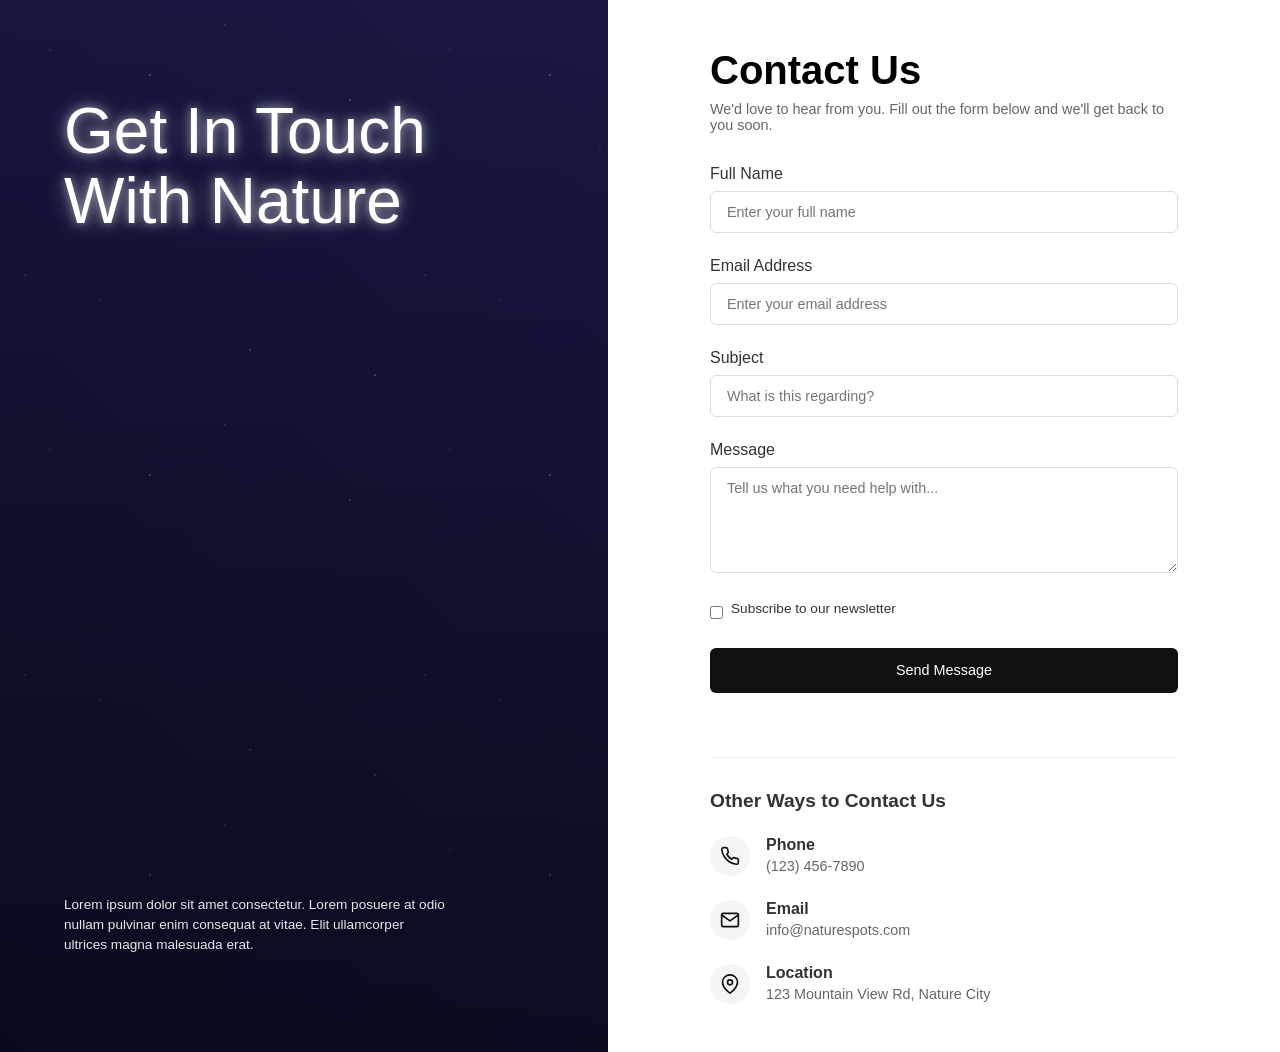
<file: Assigment 2/contact-us/index.html>
<!DOCTYPE html>
<html lang="en">
<head>
    <meta charset="UTF-8">
    <meta name="viewport" content="width=device-width, initial-scale=1.0">
    <title>Nature Spots - Contact Us</title>
    <link rel="stylesheet" href="./style.css">
</head>
<body>
    <div class="container">
        <!-- Left side - Space themed hero section -->
        <div class="image-container">
            <div class="starfield"></div>
            <div class="overlay-text">
                <h1>Get In Touch<br>With Nature</h1>
                <p class="footer-text">Lorem ipsum dolor sit amet consectetur. Lorem posuere at odio nullam pulvinar enim consequat at vitae. Elit ullamcorper ultrices magna malesuada erat.</p>
            </div>
        </div>

        <!-- Right side - Contact form -->
        <div class="form-container">
            <div class="contact-form">
                <h2>Contact Us</h2>
                <p class="subtitle">We'd love to hear from you. Fill out the form below and we'll get back to you soon.</p>

                <form id="contactForm">
                    <div class="form-group">
                        <label for="name">Full Name</label>
                        <input type="text" id="name" placeholder="Enter your full name" required>
                    </div>

                    <div class="form-group">
                        <label for="email">Email Address</label>
                        <input type="email" id="email" placeholder="Enter your email address" required>
                    </div>

                    <div class="form-group">
                        <label for="subject">Subject</label>
                        <input type="text" id="subject" placeholder="What is this regarding?">
                    </div>

                    <div class="form-group">
                        <label for="message">Message</label>
                        <textarea id="message" rows="5" placeholder="Tell us what you need help with..." required></textarea>
                    </div>

                    <div class="form-options">
                        <div class="newsletter">
                            <input type="checkbox" id="subscribe">
                            <label for="subscribe">Subscribe to our newsletter</label>
                        </div>
                    </div>

                    <button type="submit" class="submit-btn">Send Message</button>

                    <div class="contact-info">
                        <h3>Other Ways to Contact Us</h3>
                        <div class="contact-methods">
                            <div class="contact-method">
                                <div class="icon">
                                    <svg xmlns="http://www.w3.org/2000/svg" width="20" height="20" viewBox="0 0 24 24" fill="none" stroke="currentColor" stroke-width="2" stroke-linecap="round" stroke-linejoin="round">
                                        <path d="M22 16.92v3a2 2 0 0 1-2.18 2 19.79 19.79 0 0 1-8.63-3.07 19.5 19.5 0 0 1-6-6 19.79 19.79 0 0 1-3.07-8.67A2 2 0 0 1 4.11 2h3a2 2 0 0 1 2 1.72 12.84 12.84 0 0 0 .7 2.81 2 2 0 0 1-.45 2.11L8.09 9.91a16 16 0 0 0 6 6l1.27-1.27a2 2 0 0 1 2.11-.45 12.84 12.84 0 0 0 2.81.7A2 2 0 0 1 22 16.92z"></path>
                                    </svg>
                                </div>
                                <div class="contact-details">
                                    <h4>Phone</h4>
                                    <p>(123) 456-7890</p>
                                </div>
                            </div>
                            <div class="contact-method">
                                <div class="icon">
                                    <svg xmlns="http://www.w3.org/2000/svg" width="20" height="20" viewBox="0 0 24 24" fill="none" stroke="currentColor" stroke-width="2" stroke-linecap="round" stroke-linejoin="round">
                                        <path d="M4 4h16c1.1 0 2 .9 2 2v12c0 1.1-.9 2-2 2H4c-1.1 0-2-.9-2-2V6c0-1.1.9-2 2-2z"></path>
                                        <polyline points="22,6 12,13 2,6"></polyline>
                                    </svg>
                                </div>
                                <div class="contact-details">
                                    <h4>Email</h4>
                                    <p>info@naturespots.com</p>
                                </div>
                            </div>
                            <div class="contact-method">
                                <div class="icon">
                                    <svg xmlns="http://www.w3.org/2000/svg" width="20" height="20" viewBox="0 0 24 24" fill="none" stroke="currentColor" stroke-width="2" stroke-linecap="round" stroke-linejoin="round">
                                        <path d="M21 10c0 7-9 13-9 13s-9-6-9-13a9 9 0 0 1 18 0z"></path>
                                        <circle cx="12" cy="10" r="3"></circle>
                                    </svg>
                                </div>
                                <div class="contact-details">
                                    <h4>Location</h4>
                                    <p>123 Mountain View Rd, Nature City</p>
                                </div>
                            </div>
                        </div>
                    </div>
                </form>
            </div>
        </div>
    </div>

    <script src="./script.js"></script>
</body>
</html>
</file>
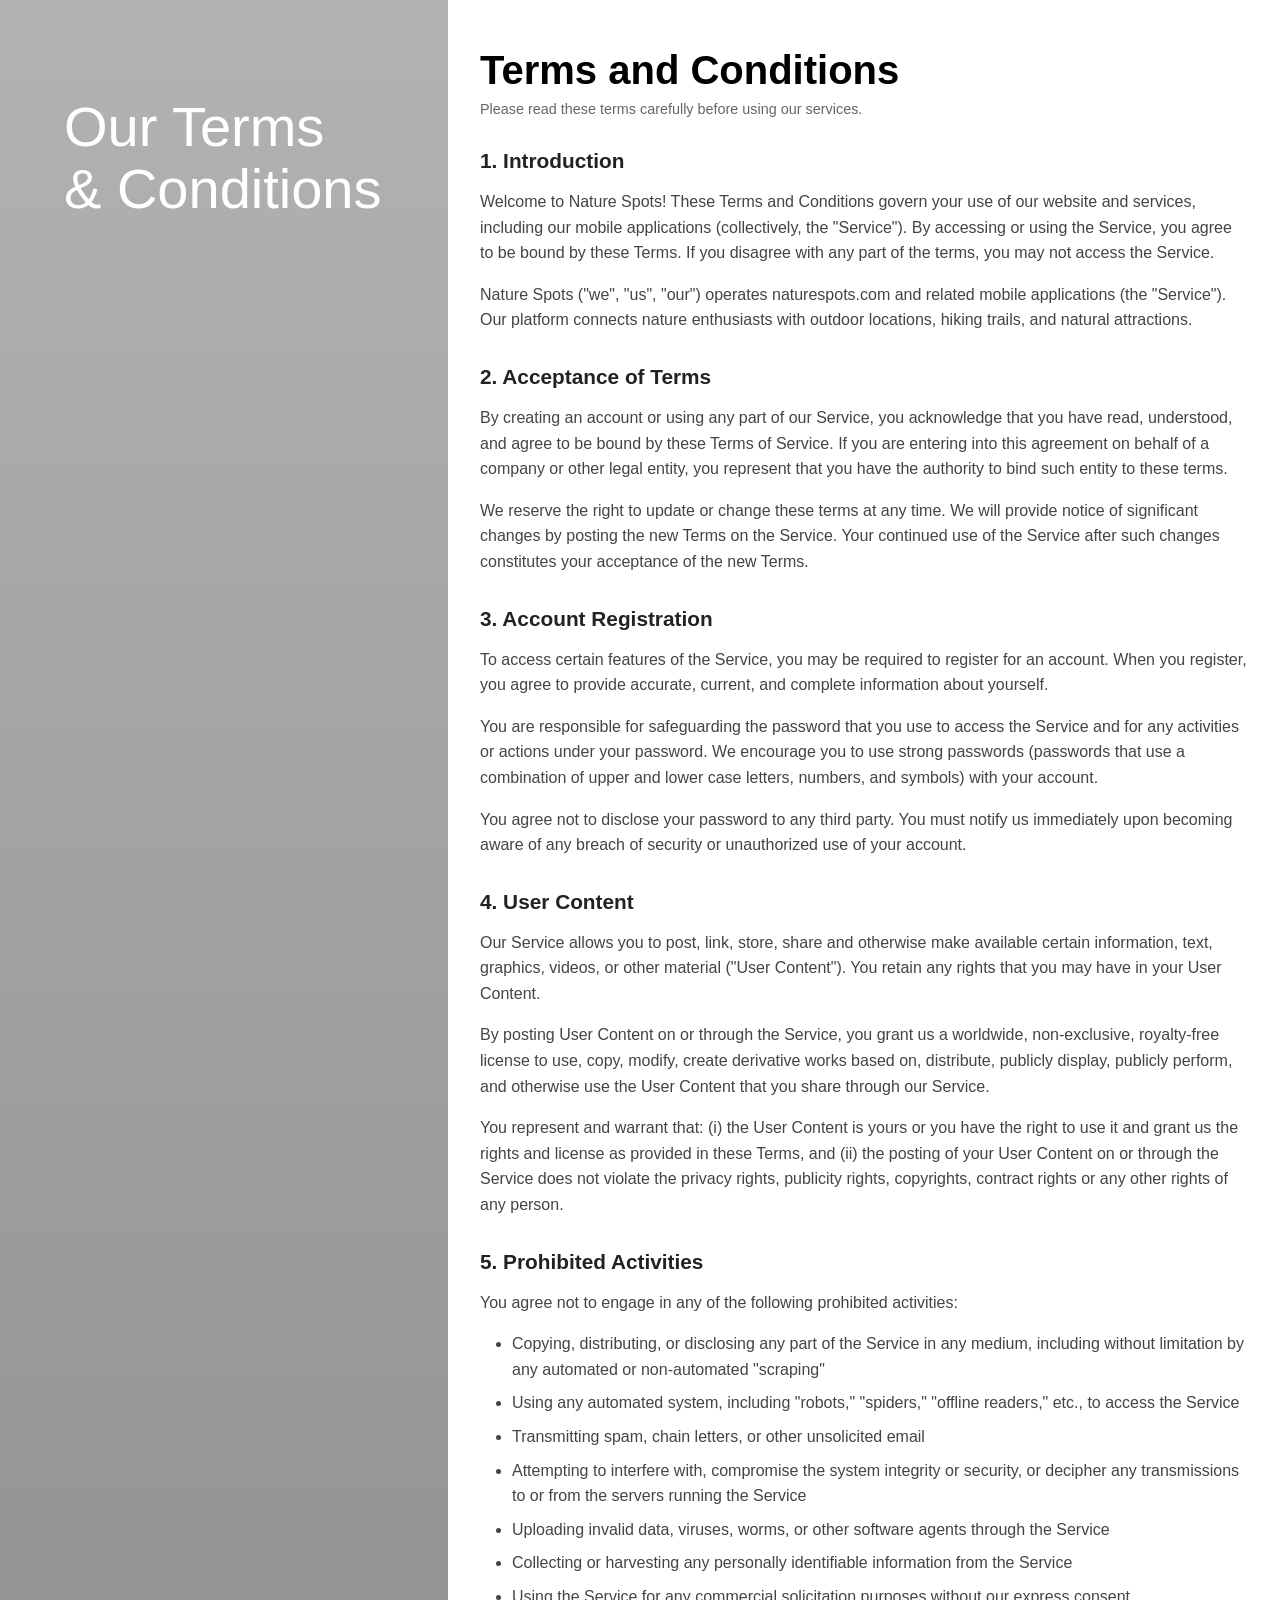
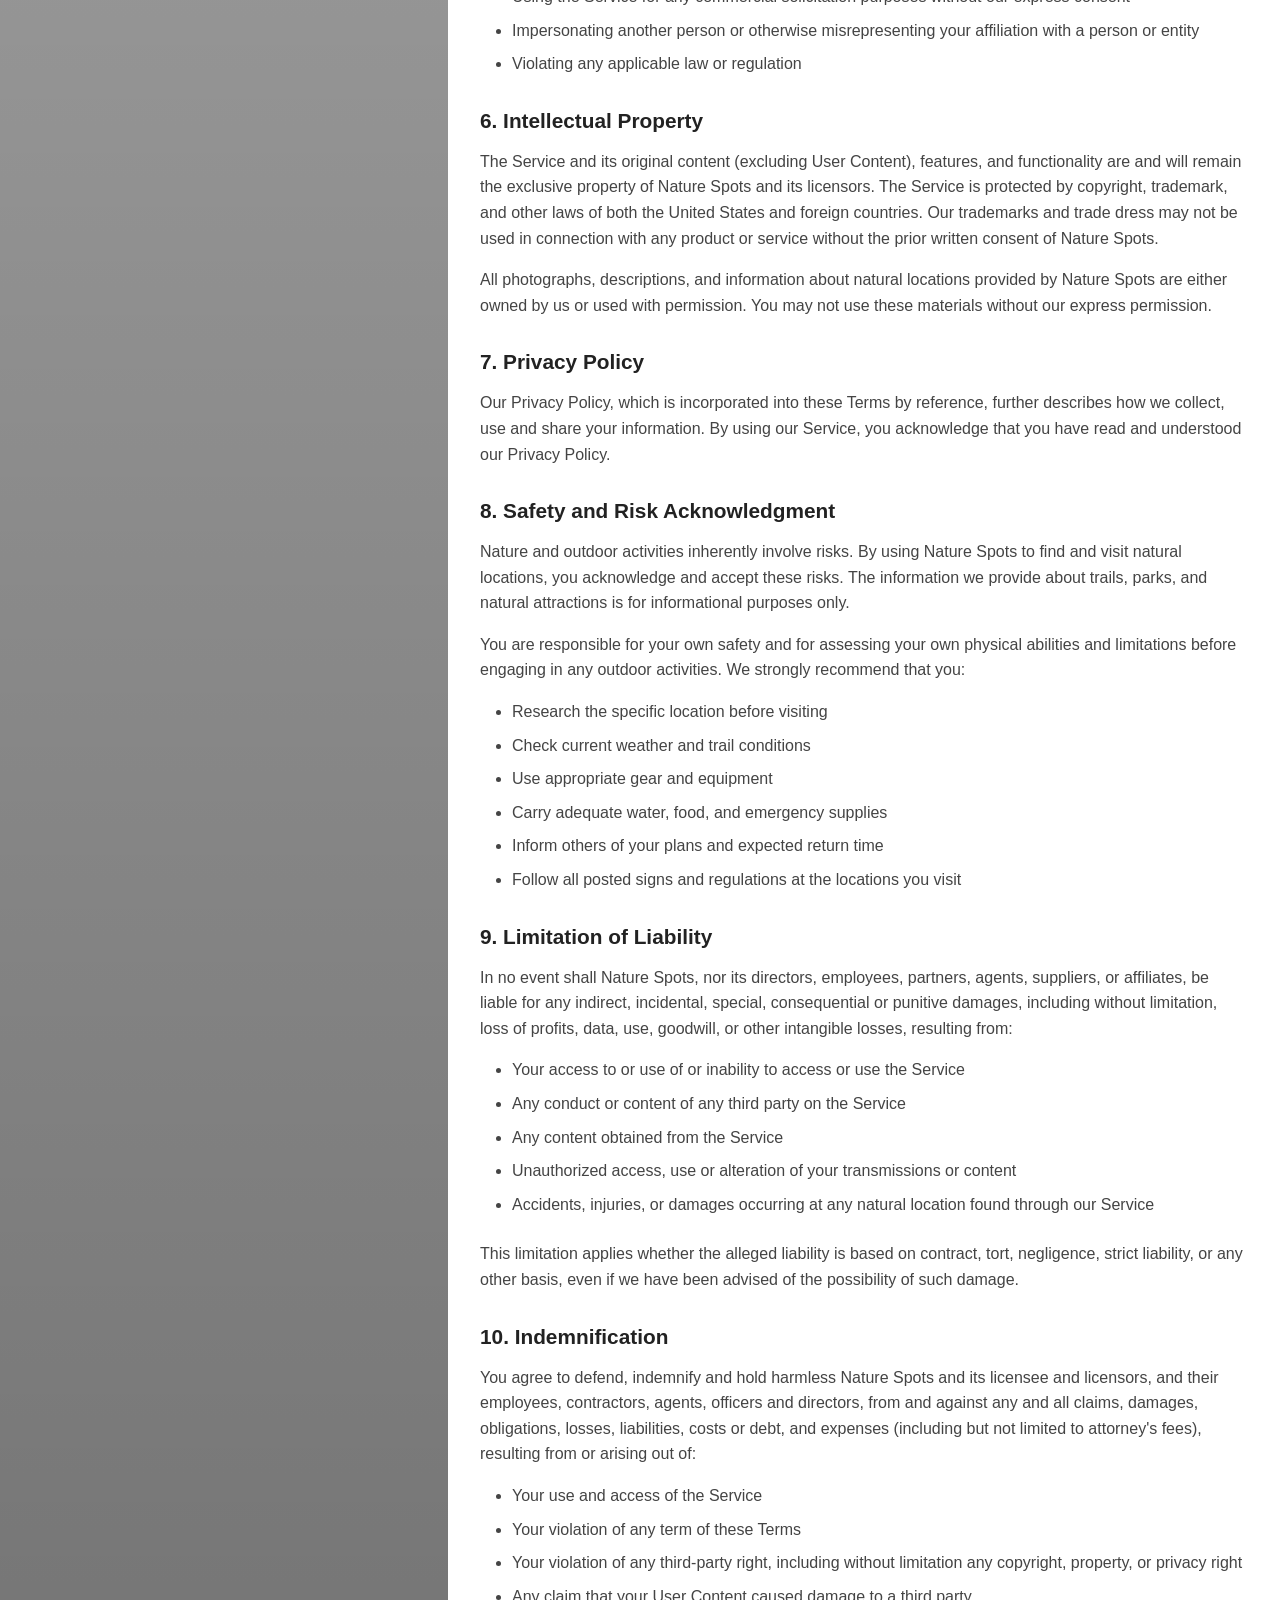
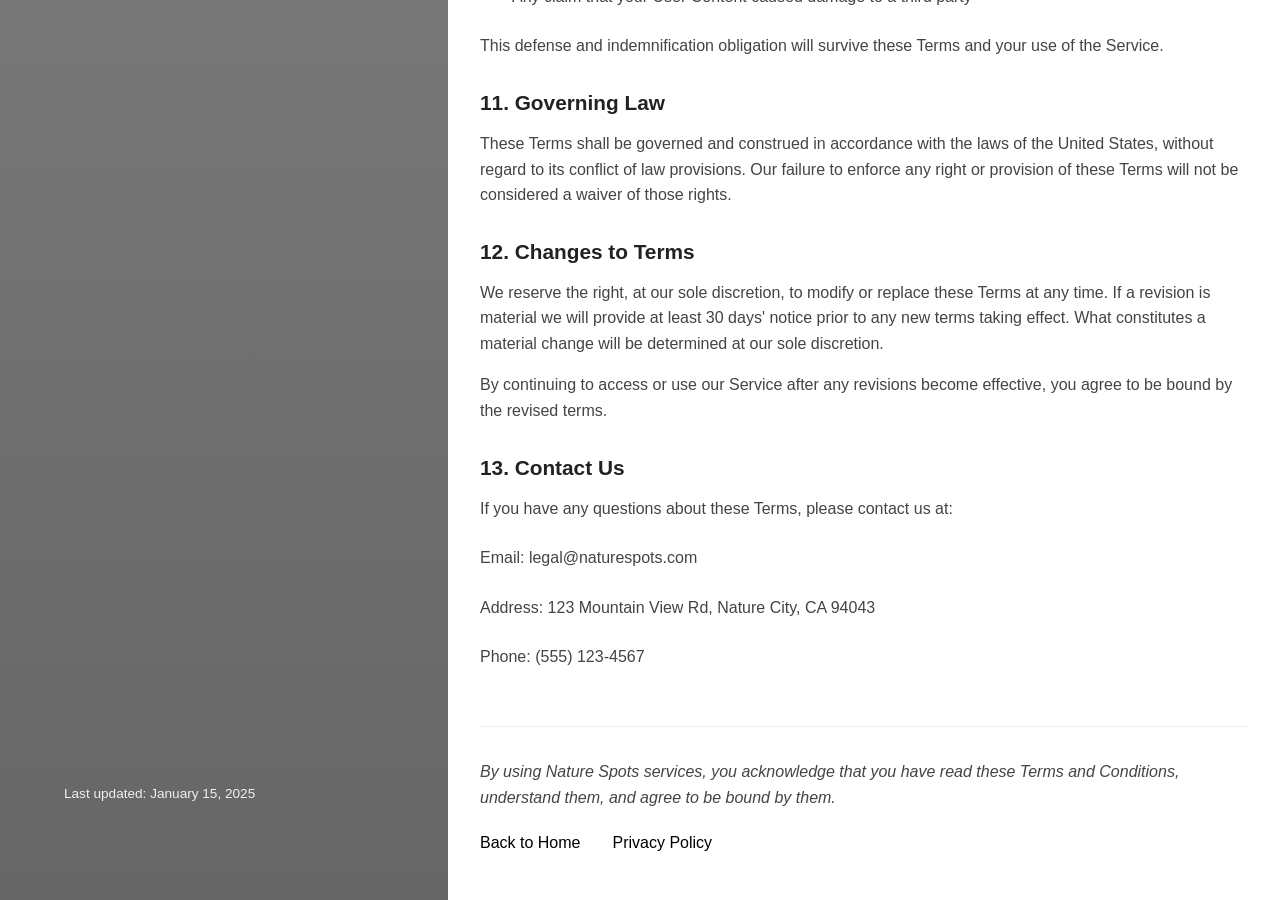
<file: Assigment 2/terms and condition/index.html>
<!DOCTYPE html>
<html lang="en">
<head>
    <meta charset="UTF-8">
    <meta name="viewport" content="width=device-width, initial-scale=1.0">
    <title>Nature Spots - Terms and Conditions</title>
    <link rel="stylesheet" href="./style.css">
</head>
<body>
    <div class="container">
        <!-- Left side - Nature image with overlay text -->
        <div class="image-container">
            <div class="overlay-text">
                <h1>Our Terms<br>& Conditions</h1>
                <p class="footer-text">Last updated: January 15, 2025</p>
            </div>
        </div>

        <!-- Right side - Terms content -->
        <div class="content-container">
            <div class="terms-content">
                <h2>Terms and Conditions</h2>
                <p class="subtitle">Please read these terms carefully before using our services.</p>

                <div class="terms-sections">
                    <section class="terms-section">
                        <h3>1. Introduction</h3>
                        <p>Welcome to Nature Spots! These Terms and Conditions govern your use of our website and services, including our mobile applications (collectively, the "Service"). By accessing or using the Service, you agree to be bound by these Terms. If you disagree with any part of the terms, you may not access the Service.</p>
                        <p>Nature Spots ("we", "us", "our") operates naturespots.com and related mobile applications (the "Service"). Our platform connects nature enthusiasts with outdoor locations, hiking trails, and natural attractions.</p>
                    </section>

                    <section class="terms-section">
                        <h3>2. Acceptance of Terms</h3>
                        <p>By creating an account or using any part of our Service, you acknowledge that you have read, understood, and agree to be bound by these Terms of Service. If you are entering into this agreement on behalf of a company or other legal entity, you represent that you have the authority to bind such entity to these terms.</p>
                        <p>We reserve the right to update or change these terms at any time. We will provide notice of significant changes by posting the new Terms on the Service. Your continued use of the Service after such changes constitutes your acceptance of the new Terms.</p>
                    </section>

                    <section class="terms-section">
                        <h3>3. Account Registration</h3>
                        <p>To access certain features of the Service, you may be required to register for an account. When you register, you agree to provide accurate, current, and complete information about yourself.</p>
                        <p>You are responsible for safeguarding the password that you use to access the Service and for any activities or actions under your password. We encourage you to use strong passwords (passwords that use a combination of upper and lower case letters, numbers, and symbols) with your account.</p>
                        <p>You agree not to disclose your password to any third party. You must notify us immediately upon becoming aware of any breach of security or unauthorized use of your account.</p>
                    </section>

                    <section class="terms-section">
                        <h3>4. User Content</h3>
                        <p>Our Service allows you to post, link, store, share and otherwise make available certain information, text, graphics, videos, or other material ("User Content"). You retain any rights that you may have in your User Content.</p>
                        <p>By posting User Content on or through the Service, you grant us a worldwide, non-exclusive, royalty-free license to use, copy, modify, create derivative works based on, distribute, publicly display, publicly perform, and otherwise use the User Content that you share through our Service.</p>
                        <p>You represent and warrant that: (i) the User Content is yours or you have the right to use it and grant us the rights and license as provided in these Terms, and (ii) the posting of your User Content on or through the Service does not violate the privacy rights, publicity rights, copyrights, contract rights or any other rights of any person.</p>
                    </section>

                    <section class="terms-section">
                        <h3>5. Prohibited Activities</h3>
                        <p>You agree not to engage in any of the following prohibited activities:</p>
                        <ul>
                            <li>Copying, distributing, or disclosing any part of the Service in any medium, including without limitation by any automated or non-automated "scraping"</li>
                            <li>Using any automated system, including "robots," "spiders," "offline readers," etc., to access the Service</li>
                            <li>Transmitting spam, chain letters, or other unsolicited email</li>
                            <li>Attempting to interfere with, compromise the system integrity or security, or decipher any transmissions to or from the servers running the Service</li>
                            <li>Uploading invalid data, viruses, worms, or other software agents through the Service</li>
                            <li>Collecting or harvesting any personally identifiable information from the Service</li>
                            <li>Using the Service for any commercial solicitation purposes without our express consent</li>
                            <li>Impersonating another person or otherwise misrepresenting your affiliation with a person or entity</li>
                            <li>Violating any applicable law or regulation</li>
                        </ul>
                    </section>

                    <section class="terms-section">
                        <h3>6. Intellectual Property</h3>
                        <p>The Service and its original content (excluding User Content), features, and functionality are and will remain the exclusive property of Nature Spots and its licensors. The Service is protected by copyright, trademark, and other laws of both the United States and foreign countries. Our trademarks and trade dress may not be used in connection with any product or service without the prior written consent of Nature Spots.</p>
                        <p>All photographs, descriptions, and information about natural locations provided by Nature Spots are either owned by us or used with permission. You may not use these materials without our express permission.</p>
                    </section>

                    <section class="terms-section">
                        <h3>7. Privacy Policy</h3>
                        <p>Our Privacy Policy, which is incorporated into these Terms by reference, further describes how we collect, use and share your information. By using our Service, you acknowledge that you have read and understood our Privacy Policy.</p>
                    </section>

                    <section class="terms-section">
                        <h3>8. Safety and Risk Acknowledgment</h3>
                        <p>Nature and outdoor activities inherently involve risks. By using Nature Spots to find and visit natural locations, you acknowledge and accept these risks. The information we provide about trails, parks, and natural attractions is for informational purposes only.</p>
                        <p>You are responsible for your own safety and for assessing your own physical abilities and limitations before engaging in any outdoor activities. We strongly recommend that you:</p>
                        <ul>
                            <li>Research the specific location before visiting</li>
                            <li>Check current weather and trail conditions</li>
                            <li>Use appropriate gear and equipment</li>
                            <li>Carry adequate water, food, and emergency supplies</li>
                            <li>Inform others of your plans and expected return time</li>
                            <li>Follow all posted signs and regulations at the locations you visit</li>
                        </ul>
                    </section>

                    <section class="terms-section">
                        <h3>9. Limitation of Liability</h3>
                        <p>In no event shall Nature Spots, nor its directors, employees, partners, agents, suppliers, or affiliates, be liable for any indirect, incidental, special, consequential or punitive damages, including without limitation, loss of profits, data, use, goodwill, or other intangible losses, resulting from:</p>
                        <ul>
                            <li>Your access to or use of or inability to access or use the Service</li>
                            <li>Any conduct or content of any third party on the Service</li>
                            <li>Any content obtained from the Service</li>
                            <li>Unauthorized access, use or alteration of your transmissions or content</li>
                            <li>Accidents, injuries, or damages occurring at any natural location found through our Service</li>
                        </ul>
                        <p>This limitation applies whether the alleged liability is based on contract, tort, negligence, strict liability, or any other basis, even if we have been advised of the possibility of such damage.</p>
                    </section>

                    <section class="terms-section">
                        <h3>10. Indemnification</h3>
                        <p>You agree to defend, indemnify and hold harmless Nature Spots and its licensee and licensors, and their employees, contractors, agents, officers and directors, from and against any and all claims, damages, obligations, losses, liabilities, costs or debt, and expenses (including but not limited to attorney's fees), resulting from or arising out of:</p>
                        <ul>
                            <li>Your use and access of the Service</li>
                            <li>Your violation of any term of these Terms</li>
                            <li>Your violation of any third-party right, including without limitation any copyright, property, or privacy right</li>
                            <li>Any claim that your User Content caused damage to a third party</li>
                        </ul>
                        <p>This defense and indemnification obligation will survive these Terms and your use of the Service.</p>
                    </section>

                    <section class="terms-section">
                        <h3>11. Governing Law</h3>
                        <p>These Terms shall be governed and construed in accordance with the laws of the United States, without regard to its conflict of law provisions. Our failure to enforce any right or provision of these Terms will not be considered a waiver of those rights.</p>
                    </section>

                    <section class="terms-section">
                        <h3>12. Changes to Terms</h3>
                        <p>We reserve the right, at our sole discretion, to modify or replace these Terms at any time. If a revision is material we will provide at least 30 days' notice prior to any new terms taking effect. What constitutes a material change will be determined at our sole discretion.</p>
                        <p>By continuing to access or use our Service after any revisions become effective, you agree to be bound by the revised terms.</p>
                    </section>

                    <section class="terms-section">
                        <h3>13. Contact Us</h3>
                        <p>If you have any questions about these Terms, please contact us at:</p>
                        <ul class="contact-list">
                            <li>Email: legal@naturespots.com</li>
                            <li>Address: 123 Mountain View Rd, Nature City, CA 94043</li>
                            <li>Phone: (555) 123-4567</li>
                        </ul>
                    </section>
                </div>

                <div class="terms-footer">
                    <p>By using Nature Spots services, you acknowledge that you have read these Terms and Conditions, understand them, and agree to be bound by them.</p>
                    <div class="footer-links">
                        <a href="/">Back to Home</a>
                        <a href="/">Privacy Policy</a>
                    </div>
                </div>
            </div>
        </div>
    </div>
</body>
</html>
</file>
<file: Assigment 2/contact-us/style.css>
* {
    margin: 0;
    padding: 0;
    box-sizing: border-box;
    font-family: 'Inter', -apple-system, BlinkMacSystemFont, 'Segoe UI', Roboto, Oxygen, Ubuntu, Cantarell, sans-serif;
}

body {
    height: 100vh;
    overflow-x: hidden;
}

.container {
    display: flex;
    min-height: 100vh;
    width: 100%;
}

/* Left side with space theme */
.image-container {
    flex: 1;
    background: linear-gradient(45deg, #0B0B3B 0%, #1A1A4C 50%, #2D2D7A 100%);
    background-size: 400% 400%;
    position: relative;
    color: white;
    overflow: hidden;
    animation: gradientBG 15s ease infinite;
}

@keyframes gradientBG {
    0% { background-position: 0% 50%; }
    50% { background-position: 100% 50%; }
    100% { background-position: 0% 50%; }
}

.starfield {
    position: absolute;
    top: 0;
    left: 0;
    width: 100%;
    height: 100%;
    background: url('../assets/stars.svg') repeat;
    opacity: 0.6;
    animation: twinkle 3s infinite linear;
}

@keyframes twinkle {
    0% { transform: scale(1); opacity: 0.6; }
    50% { transform: scale(1.1); opacity: 0.8; }
    100% { transform: scale(1); opacity: 0.6; }
}

.overlay-text {
    position: absolute;
    top: 0;
    left: 0;
    right: 0;
    bottom: 0;
    display: flex;
    flex-direction: column;
    justify-content: space-between;
    padding: 6rem 4rem;
    background: linear-gradient(to bottom, rgba(0,0,0,0.3), rgba(0,0,0,0.6));
}

.overlay-text h1 {
    font-size: 4rem;
    font-weight: 400;
    line-height: 1.1;
    margin-bottom: 2rem;
    text-shadow: 0 0 10px rgba(255,255,255,0.5),
                0 0 20px rgba(255,255,255,0.3),
                0 0 30px rgba(255,255,255,0.2);
    animation: glow 3s ease-in-out infinite alternate;
}

@keyframes glow {
    from { text-shadow: 0 0 10px rgba(255,255,255,0.5),
                       0 0 20px rgba(255,255,255,0.3),
                       0 0 30px rgba(255,255,255,0.2); }
    to { text-shadow: 0 0 20px rgba(255,255,255,0.6),
                     0 0 30px rgba(255,255,255,0.4),
                     0 0 40px rgba(255,255,255,0.3); }
}

.footer-text {
    font-size: 0.85rem;
    max-width: 80%;
    line-height: 1.5;
    opacity: 0.9;
}

/* Right side with form */
.form-container {
    flex: 1;
    display: flex;
    justify-content: center;
    align-items: flex-start;
    padding: 2rem;
    background-color: #fff;
    overflow-y: auto;
}

.contact-form {
    width: 100%;
    max-width: 500px;
    padding: 1rem;
}

h2 {
    font-size: 2.5rem;
    font-weight: 600;
    margin-bottom: 0.5rem;
    color: #000;
}

.subtitle {
    color: #666;
    margin-bottom: 2rem;
    font-size: 0.9rem;
}

.form-group {
    margin-bottom: 1.5rem;
}

label {
    display: block;
    margin-bottom: 0.5rem;
    font-weight: 500;
    color: #333;
}

input[type="text"],
input[type="email"],
textarea {
    width: 100%;
    padding: 0.75rem 1rem;
    border: 1px solid #ddd;
    border-radius: 6px;
    font-size: 0.9rem;
    outline: none;
}

textarea {
    resize: vertical;
    min-height: 100px;
}

.form-options {
    display: flex;
    align-items: center;
    margin-bottom: 1.5rem;
    font-size: 0.85rem;
}

.newsletter {
    display: flex;
    align-items: center;
    gap: 0.5rem;
}

.submit-btn {
    width: 100%;
    padding: 0.9rem;
    margin-bottom: 2rem;
    border: none;
    border-radius: 6px;
    background-color: #111;
    color: white;
    font-weight: 500;
    font-size: 0.9rem;
    cursor: pointer;
    transition: background-color 0.3s;
}

.submit-btn:hover {
    background-color: #333;
}

.contact-info {
    margin-top: 2rem;
    padding-top: 2rem;
    border-top: 1px solid #eee;
}

.contact-info h3 {
    font-size: 1.2rem;
    margin-bottom: 1.5rem;
    color: #333;
}

.contact-methods {
    display: flex;
    flex-direction: column;
    gap: 1.5rem;
}

.contact-method {
    display: flex;
    align-items: flex-start;
    gap: 1rem;
}

.icon {
    display: flex;
    align-items: center;
    justify-content: center;
    width: 40px;
    height: 40px;
    background-color: #f5f5f5;
    border-radius: 50%;
    color: #111;
}

.contact-details h4 {
    font-size: 1rem;
    margin-bottom: 0.25rem;
    color: #333;
}

.contact-details p {
    color: #666;
    font-size: 0.9rem;
}

/* Responsive adjustments */
@media (max-width: 768px) {
    .container {
        flex-direction: column;
    }

    .image-container {
        height: 30vh;
        min-height: 250px;
    }

    .overlay-text {
        padding: 2rem;
    }
    
    .overlay-text h1 {
        font-size: 2.5rem;
    }

    .form-container {
        padding: 2rem 1rem;
    }
    
    .contact-methods {
        gap: 1rem;
    }
}
</file>
<file: Assigment 2/terms and condition/style.css>
* {
    margin: 0;
    padding: 0;
    box-sizing: border-box;
    font-family: 'Inter', -apple-system, BlinkMacSystemFont, 'Segoe UI', Roboto, Oxygen, Ubuntu, Cantarell, sans-serif;
}

body {
    min-height: 100vh;
    overflow-x: hidden;
}

.container {
    display: flex;
    min-height: 100vh;
    width: 100%;
}

/* Left side with image */
.image-container {
    flex: 0 0 35%;
    background-image: url('https://images.unsplash.com/photo-1441974231531-c6227db76b6e');
    background-size: cover;
    background-position: center;
    position: relative;
    color: white;
}

.overlay-text {
    position: absolute;
    top: 0;
    left: 0;
    right: 0;
    bottom: 0;
    display: flex;
    flex-direction: column;
    justify-content: space-between;
    padding: 6rem 4rem;
    background: linear-gradient(to bottom, rgba(0,0,0,0.3), rgba(0,0,0,0.6));
}

.overlay-text h1 {
    font-size: 3.5rem;
    font-weight: 400;
    line-height: 1.1;
    margin-bottom: 2rem;
}

.footer-text {
    font-size: 0.85rem;
    max-width: 80%;
    line-height: 1.5;
    opacity: 0.9;
}

/* Right side with content */
.content-container {
    flex: 1;
    background-color: #fff;
    overflow-y: auto;
    padding: 2rem;
}

.terms-content {
    max-width: 800px;
    margin: 0 auto;
    padding: 1rem 0;
}

h2 {
    font-size: 2.5rem;
    font-weight: 600;
    margin-bottom: 0.5rem;
    color: #000;
}

.subtitle {
    color: #666;
    margin-bottom: 2rem;
    font-size: 0.9rem;
}

.terms-sections {
    margin-bottom: 3rem;
}

.terms-section {
    margin-bottom: 2rem;
}

h3 {
    font-size: 1.3rem;
    font-weight: 600;
    margin-bottom: 1rem;
    color: #222;
}

.terms-section p {
    margin-bottom: 1rem;
    line-height: 1.6;
    color: #444;
}

ul, ol {
    margin-bottom: 1.5rem;
    padding-left: 2rem;
}

li {
    margin-bottom: 0.5rem;
    line-height: 1.6;
    color: #444;
}

.contact-list {
    list-style: none;
    padding-left: 0;
}

.contact-list li {
    padding: 0.5rem 0;
}

.terms-footer {
    padding-top: 2rem;
    border-top: 1px solid #eee;
    margin-top: 2rem;
}

.terms-footer p {
    margin-bottom: 1.5rem;
    line-height: 1.6;
    color: #444;
    font-style: italic;
}

.footer-links {
    display: flex;
    gap: 2rem;
}

.footer-links a {
    color: #000;
    text-decoration: none;
    font-weight: 500;
    position: relative;
}

.footer-links a:after {
    content: '';
    position: absolute;
    width: 100%;
    height: 1px;
    bottom: -2px;
    left: 0;
    background-color: #000;
    transform: scaleX(0);
    transition: transform 0.3s ease;
}

.footer-links a:hover:after {
    transform: scaleX(1);
}

/* Responsive adjustments */
@media (max-width: 992px) {
    .container {
        flex-direction: column;
    }

    .image-container {
        height: 250px;
        flex: none;
    }

    .overlay-text {
        padding: 2rem;
    }
    
    .overlay-text h1 {
        font-size: 2.5rem;
    }
</file>
